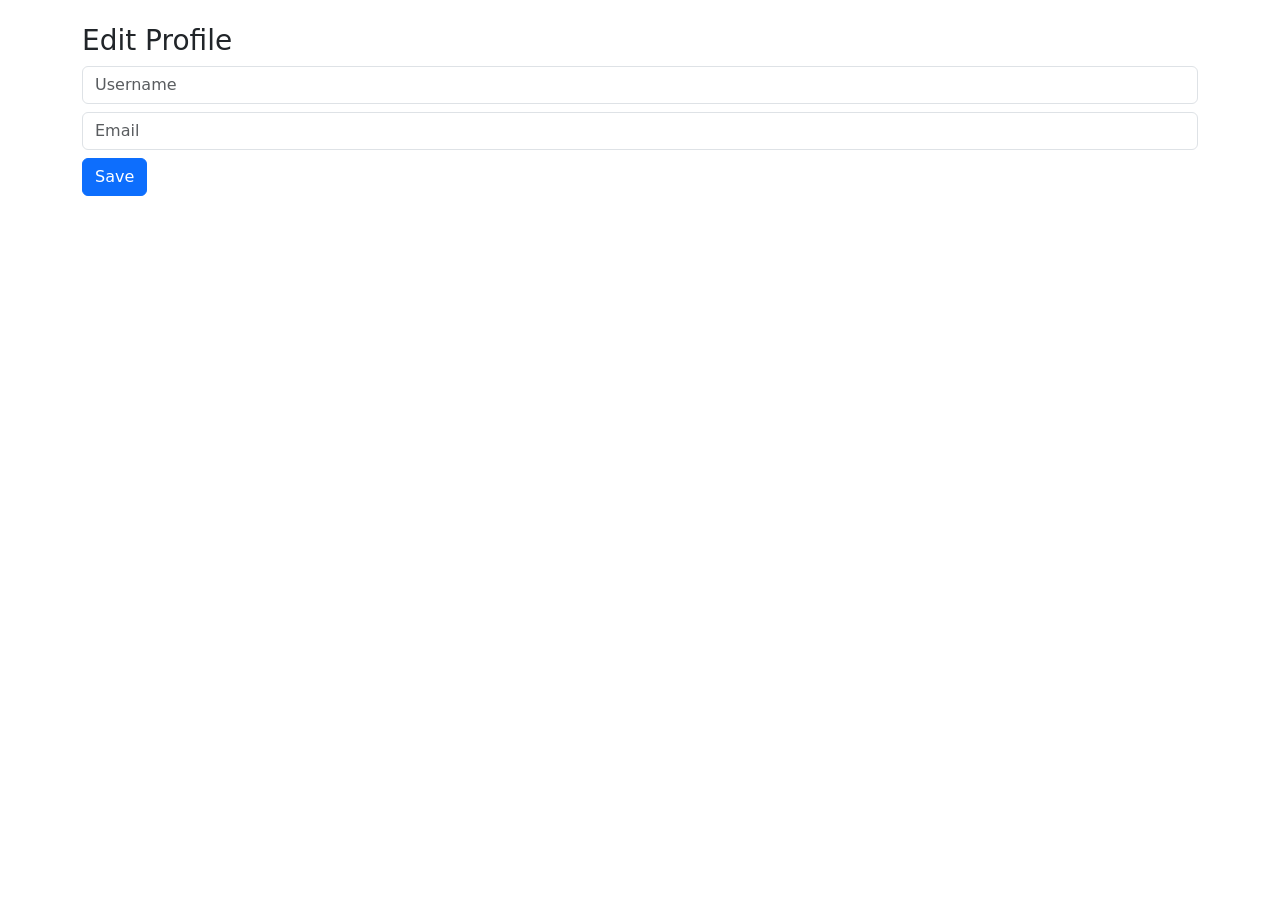
<file: editProfile.html>
<!DOCTYPE html>
<html>
<head>
<title>Edit Profile</title>
<link href="https://cdn.jsdelivr.net/npm/bootstrap@5.3.0/dist/css/bootstrap.min.css" rel="stylesheet">
</head>
<body>
<div class="container mt-4">
<h3>Edit Profile</h3>
<input class="form-control mb-2" placeholder="Username">
<input class="form-control mb-2" placeholder="Email">
<button class="btn btn-primary">Save</button>
</div>
</body>
</html>
</file>
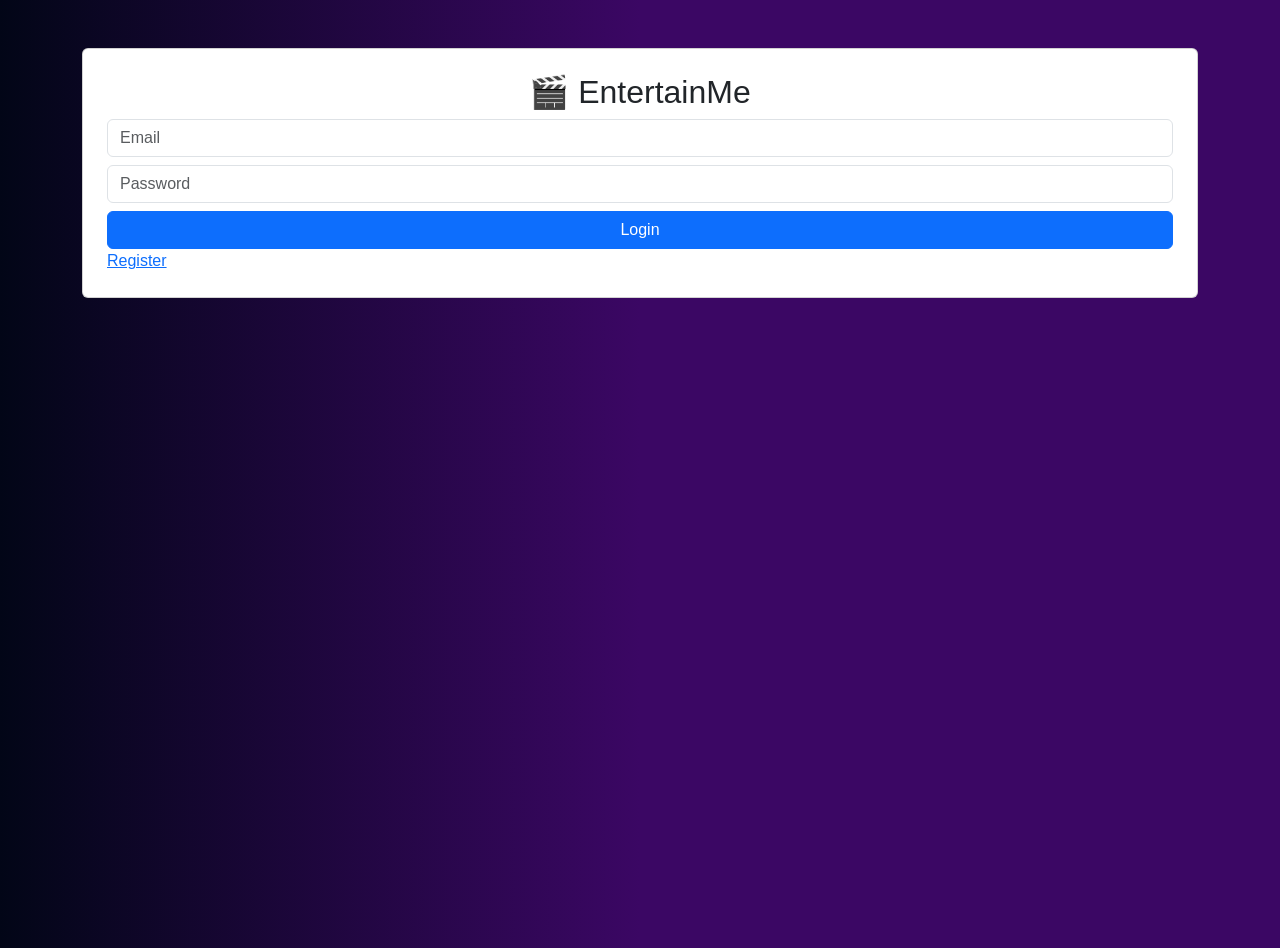
<file: login.html>
<!DOCTYPE html>
<html>
<head>
<title>EntertainMe Login</title>
<link href="https://cdn.jsdelivr.net/npm/bootstrap@5.3.0/dist/css/bootstrap.min.css" rel="stylesheet">
<link rel="stylesheet" href="https://cdn.jsdelivr.net/npm/bootstrap-icons@1.11.3/font/bootstrap-icons.css">
<link rel="stylesheet" href="css/style.css">
</head>
<body>
<div class="container mt-5">
<div class="card p-4">
<h2 class="text-center">🎬 EntertainMe</h2>
<input id="email" class="form-control mb-2" placeholder="Email">
<input id="password" type="password" class="form-control mb-2" placeholder="Password">
<button onclick="login()" class="btn btn-primary w-100">Login</button>
<a href="register.html">Register</a>
</div>
</div>
<script src="js/auth.js"></script>
</body>
</html>
</file>
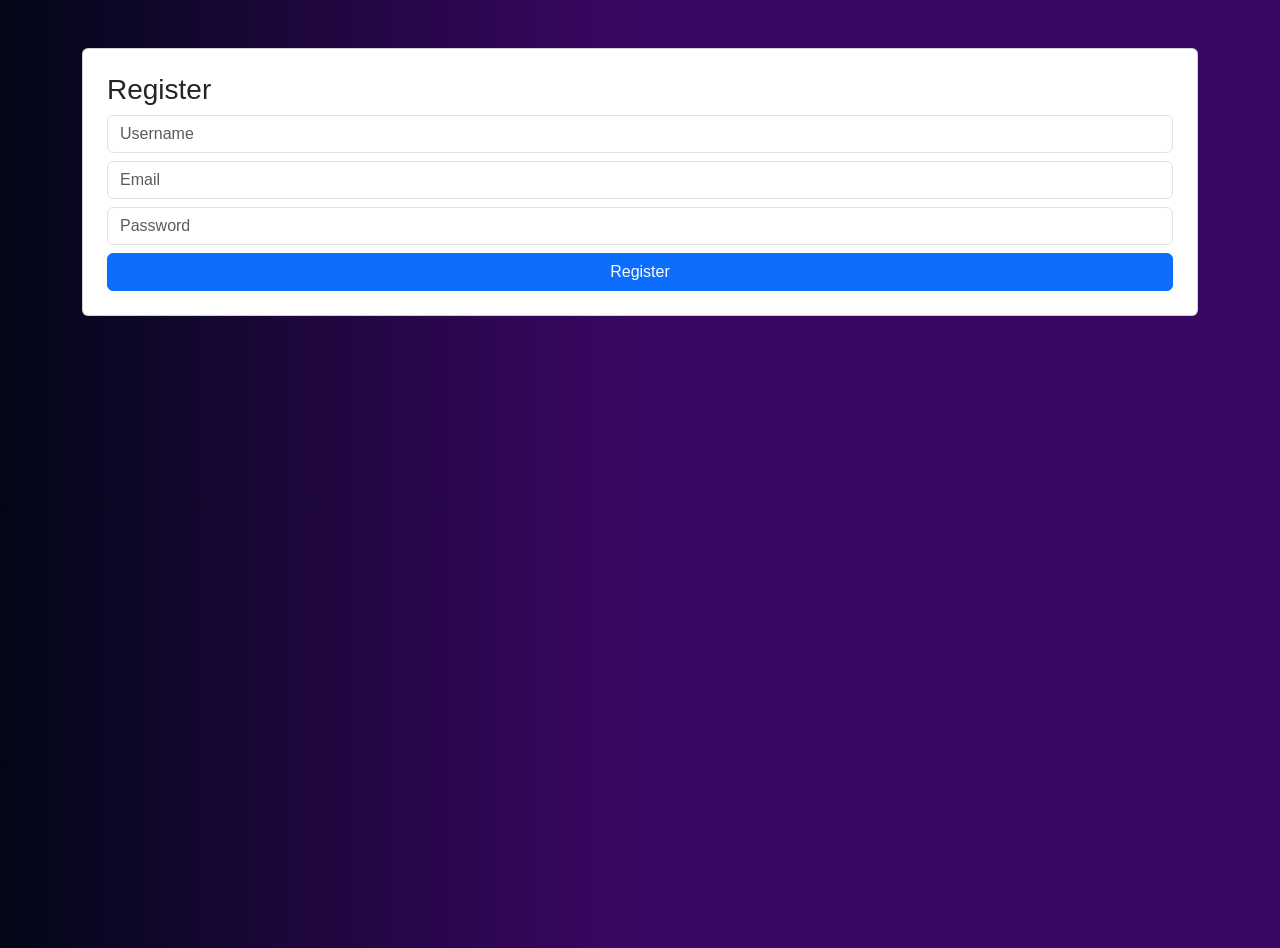
<file: register.html>
<!DOCTYPE html>
<html>
<head>
<title>Register</title>
<link href="https://cdn.jsdelivr.net/npm/bootstrap@5.3.0/dist/css/bootstrap.min.css" rel="stylesheet">
<link rel="stylesheet" href="css/style.css">
</head>
<body>
<div class="container mt-5">
<div class="card p-4">
<h3>Register</h3>
<input class="form-control mb-2" placeholder="Username">
<input class="form-control mb-2" placeholder="Email">
<input type="password" class="form-control mb-2" placeholder="Password">
<button class="btn btn-primary w-100">Register</button>
</div>
</div>
</body>
</html>
</file>
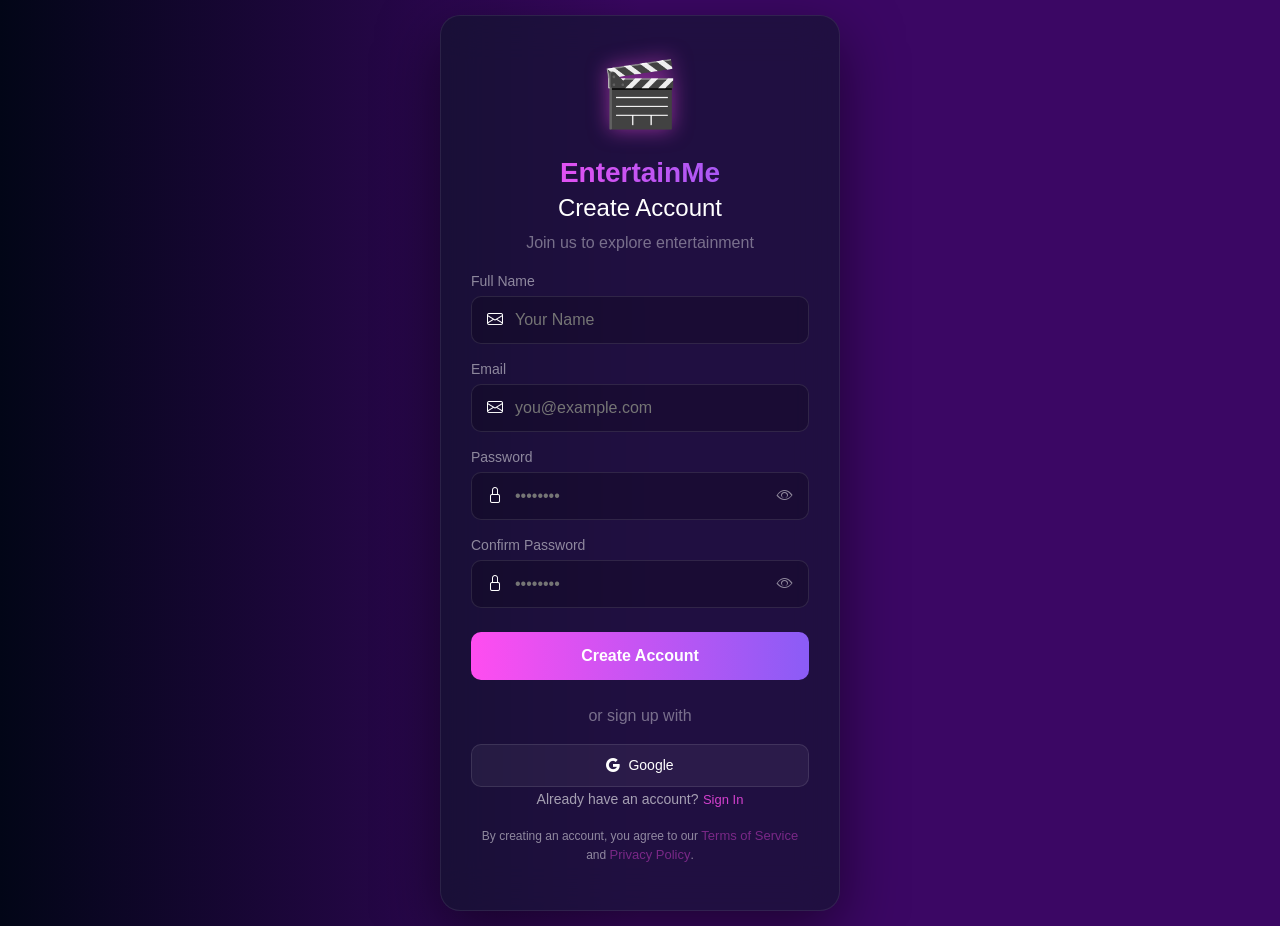
<file: signup.html>
<!DOCTYPE html>
<html>
<head>
<title>EntertainMe Login</title>
<link href="https://cdn.jsdelivr.net/npm/bootstrap@5.3.0/dist/css/bootstrap.min.css" rel="stylesheet">
<link rel="stylesheet" href="https://cdn.jsdelivr.net/npm/bootstrap-icons@1.11.3/font/bootstrap-icons.css">
<link rel="stylesheet" href="css/style.css">
<style>
.input-group-custom {
    background: rgba(0, 0, 0, 0.2);
    border: 1px solid rgba(255, 255, 255, 0.1);
    border-radius: 10px;
    padding: 10px 15px;
    margin-bottom: 15px;
    display: flex;
    align-items: center;
    gap: 10px;
}
    .input-group-custom input {
        background: transparent;
        border: none;
        color: white;
        outline: none;
        width: 100%;
    }
    .input-group-custom:focus-within {
        border-color: #ff4df0;
        box-shadow: 0 0 15px rgba(255, 77, 240, 0.4);
        background: rgba(255, 255, 255, 0.05);
        transition: all 0.3s ease;
    }
    input::-ms-reveal,
    input::-ms-clear {
        display: none;
    }
.btn-signin {
    background: linear-gradient(to right, #ff4df0, #8b5cf6);
    border: none;
    color: white;
    padding: 12px;
    border-radius: 10px;
    font-weight: bold;
    cursor: pointer;
    transition: all 0.3s ease;
    display: flex;
    justify-content: center;
    align-items: center;
}

.btn-signin:hover {
        opacity: 0.9;
        transform: translateY(-2px);
        box-shadow: 0 8px 20px rgba(255, 77, 240, 0.4);
}

.btn-signin:active {
        transform: translateY(0);
}
.btn-google {
    display: flex;
    align-items: center;
    justify-content: center;
    background: rgba(255, 255, 255, 0.05); /* Semi-transparent dark background */
    border: 1px solid rgba(255, 255, 255, 0.1);
    color: white;
    padding: 10px;
    border-radius: 10px;
    text-decoration: none; /* Removes the link underline */
    font-size: 14px;
    font-weight: 500;
    transition: all 0.3s ease;
    width: 100%;
}
.btn-google:hover {
    background: rgba(255, 255, 255, 0.1);
    border-color: rgba(255, 255, 255, 0.3);
    color: white; /* Keeps text white on hover */
    transform: translateY(-1px);
    box-shadow: 0 4px 12px rgba(0, 0, 0, 0.3);
}
</style>
</head>
<body>
    <div class="auth-container">
        <div class="auth-card text center">
            <div class="logo-icon" id="auth-logo">🎬</div>
            <div class="logo-text" id="auth-text">EntertainMe</div>
            <div style="text-align: center;">
                <h4>Create Account</h4>
                <p class="text-white-50" style="opacity: 0.8;">Join us to explore entertainment</p>
            </div>
            <form>
                <div class="text-start mb-1 small opacity-50">Full Name</div>
                <div class="input-group-custom">
                    <i class="bi bi-envelope"></i>
                    <input type="text" placeholder="Your Name">
                </div>
                <div class="text-start mb-1 small opacity-50">Email</div>
                <div class="input-group-custom">
                    <i class="bi bi-envelope"></i>
                    <input type="email" placeholder="you@example.com">
                </div>
                <div class="text-start mb-1 small opacity-50">Password</div>
                <div class="input-group-custom">
                    <i class="bi bi-lock"></i>
                    <input type="password" id="passwordInput" placeholder="••••••••">
                    <i class="bi bi-eye" id="togglePassword" style="color: white; opacity: 0.5; cursor: pointer;"></i>
                </div>
                <div class="text-start mb-1 small opacity-50">Confirm Password</div>
                <div class="input-group-custom">
                    <i class="bi bi-lock"></i>
                    <input type="password" id="confirmPasswordInput" placeholder="••••••••">
                    <i class="bi bi-eye" id="toggleConfirmPassword" style="color: white; opacity: 0.5; cursor: pointer;"></i>
                </div>
            </form>
            <button type="submit" class="btn-signin w-100 mt-4">Create Account</button><br>
            <div style="text-align: center;">
                <p class="text-white-50" style="opacity: 0.8;">or sign up with</p>
                <a href="https://accounts.google.com/signin" class="btn-google w-100">
                    <i class="bi bi-google me-2"></i>Google</a>
            <span style="opacity:0.6; font-size:14px;">Already have an account?</span>
            <a href="login.html" class="direct-link">Sign In</a>
            </div>
            <div style="text-align: center; margin: 15px 0; opacity: 0.5; font-size: 12px; line-height: 1.5;">
                By creating an account, you agree to our 
                <a href="terms-privacy.html" class="direct-link">Terms of Service</a> 
                and 
                <a href="terms-privacy.html" class="direct-link">Privacy Policy</a>.
            </div>
        </div>
    </div>
    <script>
    function setupPasswordToggle(toggleId, inputId) {
        const toggleElement = document.querySelector(toggleId);
        const inputElement = document.querySelector(inputId);

        toggleElement.addEventListener('click', function () {
            // Toggle the type attribute
            const type = inputElement.getAttribute('type') === 'password' ? 'text' : 'password';
            inputElement.setAttribute('type', type);
            
            // Toggle the eye icon classes
            this.classList.toggle('bi-eye');
            this.classList.toggle('bi-eye-slash');
            
            // Toggle the opacity
            this.style.opacity = type === 'text' ? '1' : '0.5';
        });
    }
    setupPasswordToggle('#togglePassword', '#passwordInput');
    setupPasswordToggle('#toggleConfirmPassword', '#confirmPasswordInput');
</script>
</body>
</html>
</file>
<file: css/style.css>
body {
    background: linear-gradient(to right,
            #020617 0%,
            #3b0764 50%);
    color: white;
    font-family: 'Segoe UI', sans-serif;
    min-height: 100vh;
}

.custom-navbar {
    background: rgba(2, 6, 23, 0.7);
    backdrop-filter: blur(12px);
    border-bottom: 1px solid rgba(255, 255, 255, 0.08);
}

.logo-text {
    font-weight: bold;
    font-size: 20px;
    background: linear-gradient(to right, #ff4df0, #8b5cf6);
    background-clip: text;
    -webkit-text-fill-color: transparent;
}

.logo-icon {
    font-size: 22px;
}

.nav-link {
    color: #9ca3af;
    margin: 0 8px;
    padding: 8px 14px;
    border-radius: 10px;
    transition: all 0.3s;
    display: flex;
    align-items: center;
    gap: 6px;
}

.nav-link i {
    font-size: 18px;
    transition: 0.3s;
}

.nav-link:hover {
    color: white !important;
}

.nav-link.active {
    background: linear-gradient(to right,
            rgba(255, 77, 240, 0.2),
            rgba(139, 92, 246, 0.2));
    color: #ff4df0 !important;
}

.nav-link.active i {
    color: #ff4df0 !important;
}

.btn-logout {
    border: 1px solid rgba(255, 77, 240, 0.4);
    color: #ff4df0;
    border-radius: 10px;
    padding: 6px 16px;
    background: transparent;
    transition: 0.3s;
}

.btn-logout:hover {
    background: rgba(255, 77, 240, 0.1);
}

/* Review Page Styles */
.review-glass-card {
    background: rgba(255, 255, 255, 0.1);
    backdrop-filter: blur(10px);
    border: 1px solid rgba(255, 255, 255, 0.1);
    border-radius: 16px;
}
.item-poster {
    width: 100%;
    border-radius: 12px;
    box-shadow: 0 8px 32px rgba(0, 0, 0, 0.3);
    object-fit: cover;
    aspect-ratio: 2/3;
}

.star-rating {
    color: #ffc107;
    font-size: 1.1rem;
}

.review-star-rating-input i {
    color: #4b5563;
    font-size: 2.5rem;
    cursor: pointer;
    transition: transform 0.2s cubic-bezier(0.175, 0.885, 0.32, 1.275), color 0.2s;
    display: inline-block;}

.review-star-rating-input i.active {
    color: #ffc107;
}
.review-star-rating-input i:hover {
    transform: scale(1.25);
    color: #ffc107;
}

.review-textarea {
    background: rgba(0, 0, 0, 0.2);
    border: 1px solid rgba(255, 255, 255, 0.1);
    color: white;
}

.review-textarea:focus {
    background: rgba(0, 0, 0, 0.3);
    border-color: #ff4df0;
    color: white;
    box-shadow: 0 0 0 0.25rem rgba(255, 77, 240, 0.25);
}

.review-textarea::placeholder {
    color: #9ca3af;
}

.review-submit-btn {
    background: linear-gradient(to right, #ff4df0, #8b5cf6);
    color: white;
    font-weight: bold;
    border: none;
    border-radius: 8px;
    padding: 10px;
    transition: 0.3s;
}

.review-submit-btn:hover {
    opacity: 0.9;
    color: white;
    transform: translateY(-2px);
}

.review-item {
    background: rgba(0, 0, 0, 0.2);
    border-radius: 12px;
    padding: 16px;
    border: 1px solid rgba(255, 255, 255, 0.05);
}

.review-meta {
    font-size: 0.9rem;
    color: #cbd5e1;
}

.badge-type {
    background-color: #a855f7;
    color: #111827;
    padding: 5px 14px;
    border-radius: 20px;
    font-size: 0.85rem;
    font-weight: 600;
    letter-spacing: 0.5px;
}
.text-muted {
    color: #cbd5e1 !important;
}

.custom-back-btn {
    transition: 0.3s;
    background: rgba(0, 0, 0, 0.2);
    border: 1px solid rgba(255, 255, 255, 0.1);
    padding: 10px 24px;
    border-radius: 12px;
    font-size: 1.1rem;
    font-weight: 500;
    color: white;
}

.custom-back-btn:hover {
    background: rgba(255, 255, 255, 0.1);
    color: white !important;
}

.auth-container {
    min-height: 100vh;
    display: flex;
    align-items: center;
    justify-content: center;
    padding: 15px;
}

.auth-card {
    width: 100%;
    max-width: 400px;
    background: rgba(15, 23, 42, 0.6);
    backdrop-filter: blur(20px);
    border-radius: 20px;
    padding: 30px;
    border: 1px solid rgba(255, 255, 255, 0.08);
    box-shadow: 0 20px 60px rgba(0, 0, 0, 0.5);
}

#auth-logo {
    font-size: 64px;
    margin-bottom: 10px;
    display: block;
    text-align: center;
    text-shadow: 0 0 20px rgba(255, 77, 240, 0.5);
}

#auth-text {
    font-size: 28px;
    text-align: center;
    font-weight: bold;
    background: linear-gradient(to right, #ff4df0, #8b5cf6);
    background-clip: text;
    -webkit-text-fill-color: transparent;
}
.direct-link {
    color: #ff4df0;
    text-decoration: none;
    font-size: 13px;
    transition: all 0.3s ease;
    opacity: 0.8;
}
.direct-link:hover {
    color: #ffb3f7;
    opacity: 1;
    text-decoration: underline;
}
</file>
